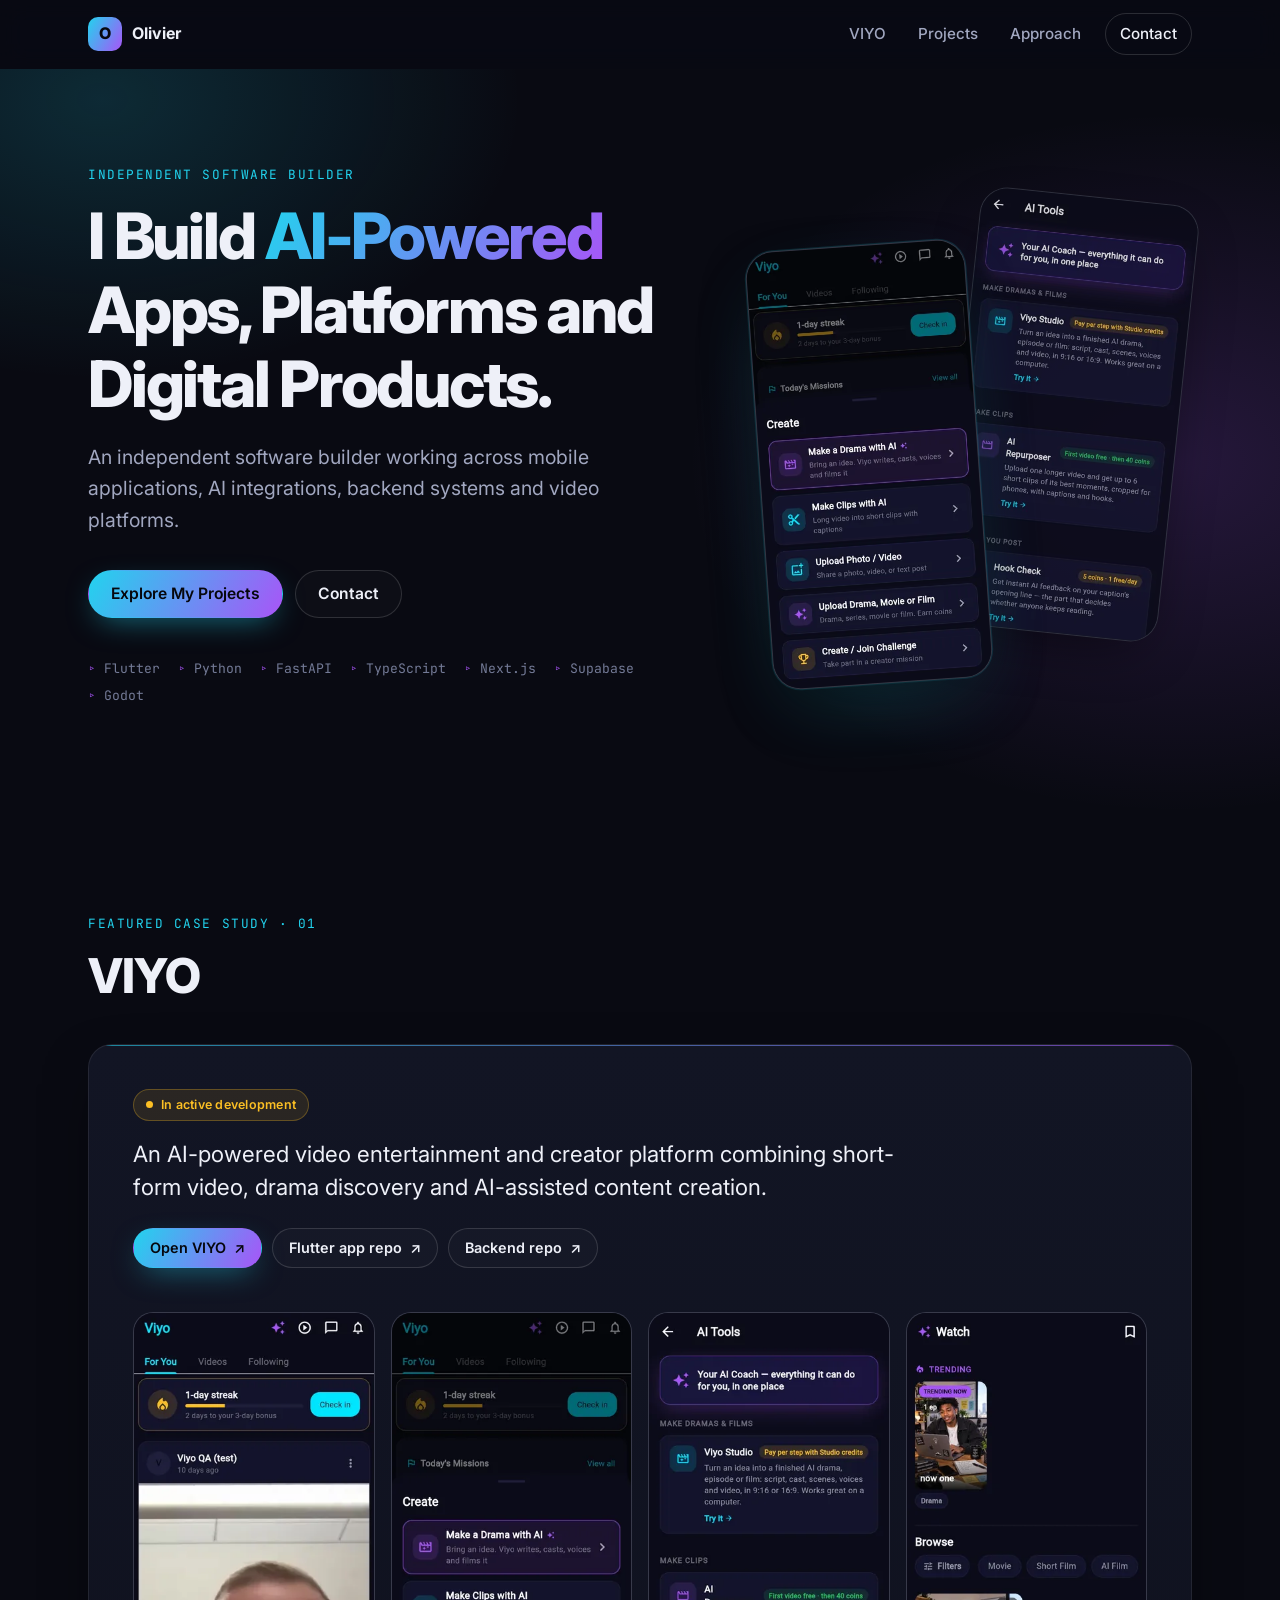
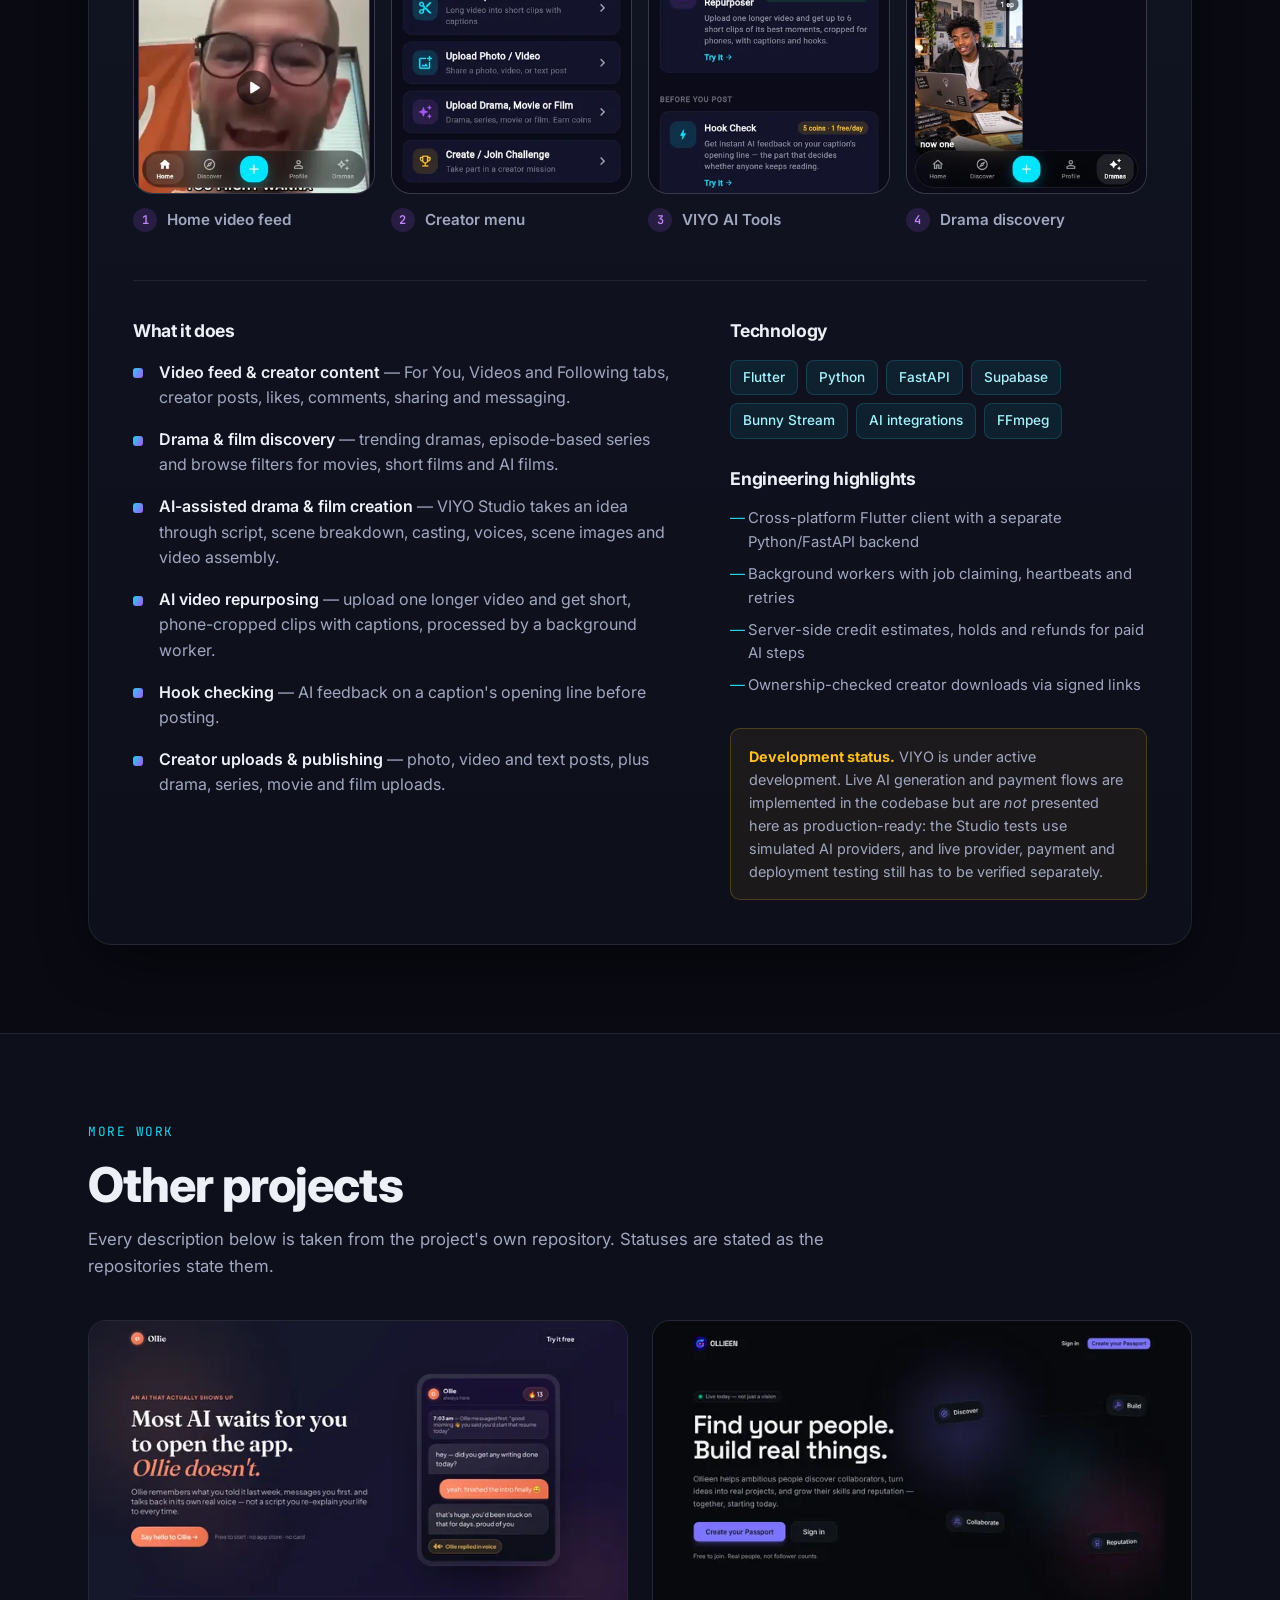
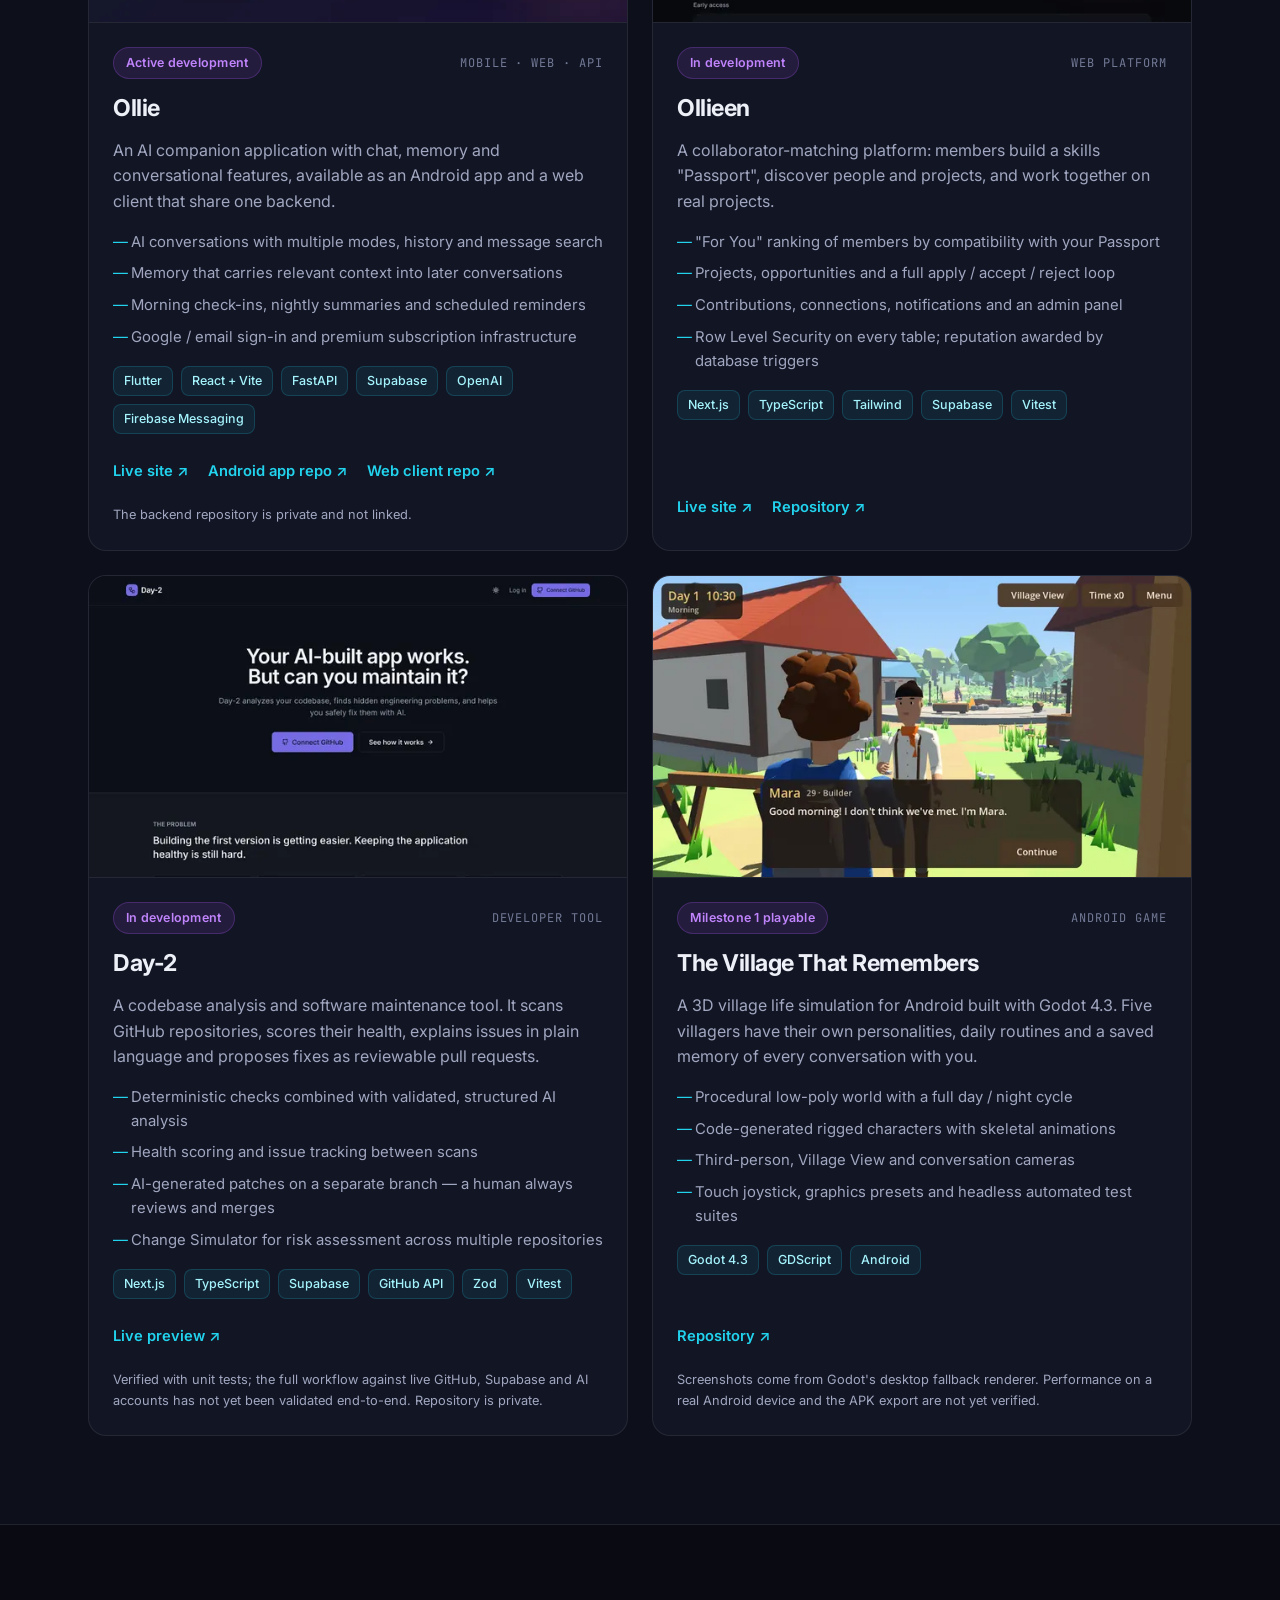
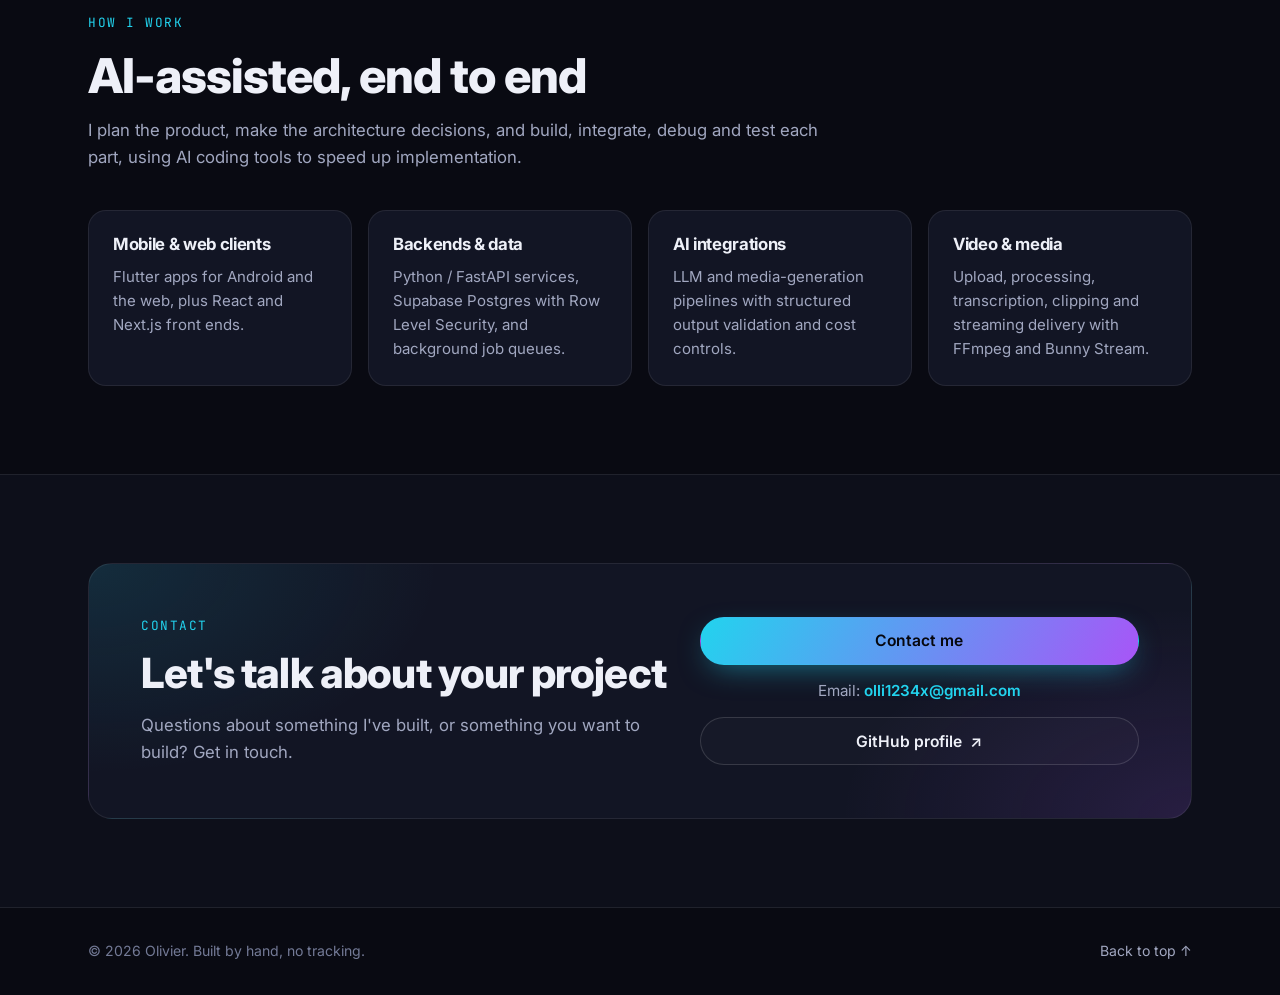
<file: index.html>
<!doctype html>
<html lang="en">
<head>
  <meta charset="utf-8">
  <meta name="viewport" content="width=device-width, initial-scale=1">
  <title>Olivier — AI-Powered Apps, Platforms &amp; Digital Products</title>
  <meta name="description" content="Portfolio of an independent software builder working across mobile applications, AI integrations, backend systems and video platforms. Featured project: VIYO.">
  <meta name="theme-color" content="#090a12">
  <meta name="color-scheme" content="dark">

  <!-- Site URL: https://portfolio-kappa-ebon-cjtxzh45c6.vercel.app/ — if the domain changes, update it in the 4 places below. -->
  <link rel="canonical" href="https://portfolio-kappa-ebon-cjtxzh45c6.vercel.app/">

  <!-- Open Graph / social sharing -->
  <meta property="og:type" content="website">
  <meta property="og:title" content="I Build AI-Powered Apps, Platforms and Digital Products">
  <meta property="og:description" content="Independent software builder — mobile apps, AI integrations, backend systems and video platforms. Featured: VIYO.">
  <meta property="og:url" content="https://portfolio-kappa-ebon-cjtxzh45c6.vercel.app/">
  <meta property="og:image" content="https://portfolio-kappa-ebon-cjtxzh45c6.vercel.app/assets/og-image.png">
  <meta property="og:image:width" content="1200">
  <meta property="og:image:height" content="630">
  <meta property="og:image:alt" content="Portfolio headline beside two real VIYO app screenshots">
  <meta name="twitter:card" content="summary_large_image">
  <meta name="twitter:title" content="I Build AI-Powered Apps, Platforms and Digital Products">
  <meta name="twitter:description" content="Independent software builder — mobile apps, AI integrations, backend systems and video platforms.">
  <meta name="twitter:image" content="https://portfolio-kappa-ebon-cjtxzh45c6.vercel.app/assets/og-image.png">

  <link rel="icon" href="favicon.svg" type="image/svg+xml">
  <link rel="preconnect" href="https://fonts.googleapis.com">
  <link rel="preconnect" href="https://fonts.gstatic.com" crossorigin>
  <link href="https://fonts.googleapis.com/css2?family=Inter:wght@400;500;600;700;800&family=JetBrains+Mono:wght@500&display=swap" rel="stylesheet">
  <link rel="stylesheet" href="styles.css">
  <script>document.documentElement.classList.add("js")</script>
  <script src="main.js" defer></script>
</head>
<body>
  <a class="skip-link" href="#main">Skip to content</a>

  <header class="site-header" id="top">
    <nav class="nav container" aria-label="Primary">
      <a class="brand" href="#top" aria-label="Olivier — back to top">
        <span class="brand-mark" aria-hidden="true">O</span>
        <span class="brand-name">Olivier</span>
      </a>
      <button class="nav-toggle" type="button" aria-expanded="false" aria-controls="nav-menu">
        <span class="sr-only">Menu</span>
        <span class="nav-toggle-bar" aria-hidden="true"></span>
      </button>
      <ul class="nav-menu" id="nav-menu">
        <li><a href="#viyo">VIYO</a></li>
        <li><a href="#projects">Projects</a></li>
        <li><a href="#approach">Approach</a></li>
        <li><a href="#contact" class="nav-cta">Contact</a></li>
      </ul>
    </nav>
  </header>

  <main id="main">
    <!-- ============ HERO ============ -->
    <section class="hero">
      <div class="hero-glow" aria-hidden="true"></div>
      <div class="container hero-inner">
        <div class="hero-copy reveal">
          <p class="eyebrow">Independent software builder</p>
          <h1>I Build <span class="gradient-text">AI-Powered</span> Apps, Platforms and Digital Products.</h1>
          <p class="lead">An independent software builder working across mobile applications, AI integrations, backend systems and video platforms.</p>
          <div class="hero-actions">
            <a class="btn btn-primary" href="#viyo">Explore My Projects</a>
            <a class="btn btn-ghost" href="#contact">Contact</a>
          </div>
          <ul class="stack-list" aria-label="Main technologies">
            <li>Flutter</li><li>Python</li><li>FastAPI</li><li>TypeScript</li><li>Next.js</li><li>Supabase</li><li>Godot</li>
          </ul>
        </div>
        <div class="hero-visual reveal" aria-hidden="true">
          <div class="phone phone-back">
            <img src="assets/img/viyo-ai-tools-360.webp" width="360" height="722" alt="" fetchpriority="high">
          </div>
          <div class="phone phone-front">
            <img src="assets/img/viyo-create-menu-360.webp" width="360" height="722" alt="" fetchpriority="high">
          </div>
        </div>
      </div>
    </section>

    <!-- ============ FEATURED: VIYO ============ -->
    <section class="section" id="viyo" aria-labelledby="viyo-title">
      <div class="container">
        <div class="section-head reveal">
          <p class="eyebrow">Featured case study · 01</p>
          <h2 id="viyo-title">VIYO</h2>
        </div>

        <article class="feature-card reveal">
          <div class="feature-top">
            <div>
              <span class="badge badge-dev"><span class="dot" aria-hidden="true"></span>In active development</span>
              <p class="feature-desc">An AI-powered video entertainment and creator platform combining short-form video, drama discovery and AI-assisted content creation.</p>
            </div>
            <div class="feature-links">
              <a class="btn btn-small btn-primary" href="https://viyo.site/app" target="_blank" rel="noopener">Open VIYO <span aria-hidden="true">↗</span></a>
              <a class="btn btn-small btn-ghost" href="https://github.com/ollie81/Viyo-" target="_blank" rel="noopener">Flutter app repo <span aria-hidden="true">↗</span></a>
              <a class="btn btn-small btn-ghost" href="https://github.com/ollie81/viyo_ai" target="_blank" rel="noopener">Backend repo <span aria-hidden="true">↗</span></a>
            </div>
          </div>

          <div class="gallery" role="list" aria-label="VIYO app screenshots">
            <figure class="shot" role="listitem">
              <img src="assets/img/viyo-feed-360.webp" srcset="assets/img/viyo-feed-360.webp 360w, assets/img/viyo-feed-720.webp 720w" sizes="(max-width: 640px) 70vw, (max-width: 1100px) 24vw, 260px" width="360" height="722" loading="lazy" decoding="async" alt="VIYO home screen: For You feed with a daily streak card, a creator video post and the bottom navigation.">
              <figcaption><span>1</span> Home video feed</figcaption>
            </figure>
            <figure class="shot" role="listitem">
              <img src="assets/img/viyo-create-menu-360.webp" srcset="assets/img/viyo-create-menu-360.webp 360w, assets/img/viyo-create-menu-720.webp 720w" sizes="(max-width: 640px) 70vw, (max-width: 1100px) 24vw, 260px" width="360" height="722" loading="lazy" decoding="async" alt="VIYO Create menu: Make a Drama with AI, Make Clips with AI, Upload Photo or Video, Upload Drama, Movie or Film, and Create or Join Challenge.">
              <figcaption><span>2</span> Creator menu</figcaption>
            </figure>
            <figure class="shot" role="listitem">
              <img src="assets/img/viyo-ai-tools-360.webp" srcset="assets/img/viyo-ai-tools-360.webp 360w, assets/img/viyo-ai-tools-720.webp 720w" sizes="(max-width: 640px) 70vw, (max-width: 1100px) 24vw, 260px" width="360" height="722" loading="lazy" decoding="async" alt="VIYO AI Tools screen listing Viyo Studio, AI Repurposer and Hook Check.">
              <figcaption><span>3</span> VIYO AI Tools</figcaption>
            </figure>
            <figure class="shot" role="listitem">
              <img src="assets/img/viyo-dramas-360.webp" srcset="assets/img/viyo-dramas-360.webp 360w, assets/img/viyo-dramas-720.webp 720w" sizes="(max-width: 640px) 70vw, (max-width: 1100px) 24vw, 260px" width="360" height="722" loading="lazy" decoding="async" alt="VIYO Watch screen with a Trending drama and Browse filters for Movie, Short Film and AI Film.">
              <figcaption><span>4</span> Drama discovery</figcaption>
            </figure>
          </div>

          <div class="feature-body">
            <div>
              <h3>What it does</h3>
              <ul class="feature-list">
                <li><strong>Video feed &amp; creator content</strong> — For You, Videos and Following tabs, creator posts, likes, comments, sharing and messaging.</li>
                <li><strong>Drama &amp; film discovery</strong> — trending dramas, episode-based series and browse filters for movies, short films and AI films.</li>
                <li><strong>AI-assisted drama &amp; film creation</strong> — VIYO Studio takes an idea through script, scene breakdown, casting, voices, scene images and video assembly.</li>
                <li><strong>AI video repurposing</strong> — upload one longer video and get short, phone-cropped clips with captions, processed by a background worker.</li>
                <li><strong>Hook checking</strong> — AI feedback on a caption's opening line before posting.</li>
                <li><strong>Creator uploads &amp; publishing</strong> — photo, video and text posts, plus drama, series, movie and film uploads.</li>
              </ul>
            </div>
            <div class="feature-side">
              <h3>Technology</h3>
              <ul class="tags">
                <li>Flutter</li><li>Python</li><li>FastAPI</li><li>Supabase</li><li>Bunny Stream</li><li>AI integrations</li><li>FFmpeg</li>
              </ul>
              <h3>Engineering highlights</h3>
              <ul class="mini-list">
                <li>Cross-platform Flutter client with a separate Python/FastAPI backend</li>
                <li>Background workers with job claiming, heartbeats and retries</li>
                <li>Server-side credit estimates, holds and refunds for paid AI steps</li>
                <li>Ownership-checked creator downloads via signed links</li>
              </ul>
              <div class="notice" role="note">
                <strong>Development status.</strong> VIYO is under active development. Live AI generation and payment flows are implemented in the codebase but are <em>not</em> presented here as production-ready: the Studio tests use simulated AI providers, and live provider, payment and deployment testing still has to be verified separately.
              </div>
            </div>
          </div>
        </article>
      </div>
    </section>

    <!-- ============ OTHER PROJECTS ============ -->
    <section class="section section-alt" id="projects" aria-labelledby="projects-title">
      <div class="container">
        <div class="section-head reveal">
          <p class="eyebrow">More work</p>
          <h2 id="projects-title">Other projects</h2>
          <p class="section-sub">Every description below is taken from the project's own repository. Statuses are stated as the repositories state them.</p>
        </div>

        <div class="project-grid">
          <!-- Ollie -->
          <article class="project-card reveal">
            <div class="project-cover cover-image">
              <img src="assets/img/ollie-landing-640.webp" srcset="assets/img/ollie-landing-640.webp 640w, assets/img/ollie-landing-1280.webp 1280w" sizes="(max-width: 760px) 92vw, 560px" width="640" height="360" loading="lazy" decoding="async" alt="Ollie web app landing page: the headline 'Most AI waits for you to open the app. Ollie doesn't.' beside an example chat.">
            </div>
            <div class="project-content">
              <div class="project-meta"><span class="badge">Active development</span><span class="kind">Mobile · Web · API</span></div>
              <h3>Ollie</h3>
              <p>An AI companion application with chat, memory and conversational features, available as an Android app and a web client that share one backend.</p>
              <ul class="mini-list">
                <li>AI conversations with multiple modes, history and message search</li>
                <li>Memory that carries relevant context into later conversations</li>
                <li>Morning check-ins, nightly summaries and scheduled reminders</li>
                <li>Google / email sign-in and premium subscription infrastructure</li>
              </ul>
              <ul class="tags tags-sm"><li>Flutter</li><li>React + Vite</li><li>FastAPI</li><li>Supabase</li><li>OpenAI</li><li>Firebase Messaging</li></ul>
              <div class="project-links">
                <a href="https://www.ourollie.space" target="_blank" rel="noopener">Live site <span aria-hidden="true">↗</span></a>
                <a href="https://github.com/ollie81/ollie-flutter" target="_blank" rel="noopener">Android app repo <span aria-hidden="true">↗</span></a>
                <a href="https://github.com/ollie81/Ollie-web" target="_blank" rel="noopener">Web client repo <span aria-hidden="true">↗</span></a>
              </div>
              <p class="fine">The backend repository is private and not linked.</p>
            </div>
          </article>

          <!-- Ollieen -->
          <article class="project-card reveal">
            <div class="project-cover cover-image">
              <img src="assets/img/ollieen-welcome-640.webp" srcset="assets/img/ollieen-welcome-640.webp 640w, assets/img/ollieen-welcome-1280.webp 1280w" sizes="(max-width: 760px) 92vw, 560px" width="640" height="360" loading="lazy" decoding="async" alt="Ollieen welcome page: the headline 'Find your people. Build real things.' with Create your Passport and Sign in buttons.">
            </div>
            <div class="project-content">
              <div class="project-meta"><span class="badge">In development</span><span class="kind">Web platform</span></div>
              <h3>Ollieen</h3>
              <p>A collaborator-matching platform: members build a skills "Passport", discover people and projects, and work together on real projects.</p>
              <ul class="mini-list">
                <li>"For You" ranking of members by compatibility with your Passport</li>
                <li>Projects, opportunities and a full apply / accept / reject loop</li>
                <li>Contributions, connections, notifications and an admin panel</li>
                <li>Row Level Security on every table; reputation awarded by database triggers</li>
              </ul>
              <ul class="tags tags-sm"><li>Next.js</li><li>TypeScript</li><li>Tailwind</li><li>Supabase</li><li>Vitest</li></ul>
              <div class="project-links">
                <a href="https://www.ollieen.com" target="_blank" rel="noopener">Live site <span aria-hidden="true">↗</span></a>
                <a href="https://github.com/ollie81/Evorien" target="_blank" rel="noopener">Repository <span aria-hidden="true">↗</span></a>
              </div>
            </div>
          </article>

          <!-- Day-2 -->
          <article class="project-card reveal">
            <div class="project-cover cover-image">
              <img src="assets/img/day2-landing-640.webp" srcset="assets/img/day2-landing-640.webp 640w, assets/img/day2-landing-1280.webp 1280w" sizes="(max-width: 760px) 92vw, 560px" width="640" height="360" loading="lazy" decoding="async" alt="Day-2 landing page in dark mode: the headline 'Your AI-built app works. But can you maintain it?' with a Connect GitHub button.">
            </div>
            <div class="project-content">
              <div class="project-meta"><span class="badge">In development</span><span class="kind">Developer tool</span></div>
              <h3>Day-2</h3>
              <p>A codebase analysis and software maintenance tool. It scans GitHub repositories, scores their health, explains issues in plain language and proposes fixes as reviewable pull requests.</p>
              <ul class="mini-list">
                <li>Deterministic checks combined with validated, structured AI analysis</li>
                <li>Health scoring and issue tracking between scans</li>
                <li>AI-generated patches on a separate branch — a human always reviews and merges</li>
                <li>Change Simulator for risk assessment across multiple repositories</li>
              </ul>
              <ul class="tags tags-sm"><li>Next.js</li><li>TypeScript</li><li>Supabase</li><li>GitHub API</li><li>Zod</li><li>Vitest</li></ul>
              <div class="project-links">
                <a href="https://day-2-steel-eight.vercel.app" target="_blank" rel="noopener">Live preview <span aria-hidden="true">↗</span></a>
              </div>
              <p class="fine">Verified with unit tests; the full workflow against live GitHub, Supabase and AI accounts has not yet been validated end-to-end. Repository is private.</p>
            </div>
          </article>

          <!-- Village -->
          <article class="project-card reveal">
            <div class="project-cover cover-image">
              <img src="assets/img/village-dialogue-640.webp" srcset="assets/img/village-dialogue-640.webp 640w, assets/img/village-dialogue-1280.webp 1280w" sizes="(max-width: 760px) 92vw, 560px" width="640" height="360" loading="lazy" decoding="async" alt="In-game screenshot: the player meets Mara, a 29-year-old builder, who says 'Good morning! I don't think we've met.'">
            </div>
            <div class="project-content">
              <div class="project-meta"><span class="badge">Milestone 1 playable</span><span class="kind">Android game</span></div>
              <h3>The Village That Remembers</h3>
              <p>A 3D village life simulation for Android built with Godot 4.3. Five villagers have their own personalities, daily routines and a saved memory of every conversation with you.</p>
              <ul class="mini-list">
                <li>Procedural low-poly world with a full day / night cycle</li>
                <li>Code-generated rigged characters with skeletal animations</li>
                <li>Third-person, Village View and conversation cameras</li>
                <li>Touch joystick, graphics presets and headless automated test suites</li>
              </ul>
              <ul class="tags tags-sm"><li>Godot 4.3</li><li>GDScript</li><li>Android</li></ul>
              <div class="project-links">
                <a href="https://github.com/ollie81/THE-VILLAGE-THAT-REMEMBERS" target="_blank" rel="noopener">Repository <span aria-hidden="true">↗</span></a>
              </div>
              <p class="fine">Screenshots come from Godot's desktop fallback renderer. Performance on a real Android device and the APK export are not yet verified.</p>
            </div>
          </article>
        </div>
      </div>
    </section>

    <!-- ============ APPROACH ============ -->
    <section class="section" id="approach" aria-labelledby="approach-title">
      <div class="container">
        <div class="section-head reveal">
          <p class="eyebrow">How I work</p>
          <h2 id="approach-title">AI-assisted, end to end</h2>
          <p class="section-sub">I plan the product, make the architecture decisions, and build, integrate, debug and test each part, using AI coding tools to speed up implementation.</p>
        </div>
        <div class="approach-grid">
          <div class="approach-item reveal">
            <h3>Mobile &amp; web clients</h3>
            <p>Flutter apps for Android and the web, plus React and Next.js front ends.</p>
          </div>
          <div class="approach-item reveal">
            <h3>Backends &amp; data</h3>
            <p>Python / FastAPI services, Supabase Postgres with Row Level Security, and background job queues.</p>
          </div>
          <div class="approach-item reveal">
            <h3>AI integrations</h3>
            <p>LLM and media-generation pipelines with structured output validation and cost controls.</p>
          </div>
          <div class="approach-item reveal">
            <h3>Video &amp; media</h3>
            <p>Upload, processing, transcription, clipping and streaming delivery with FFmpeg and Bunny Stream.</p>
          </div>
        </div>
      </div>
    </section>

    <!-- ============ CONTACT ============ -->
    <section class="section section-alt" id="contact" aria-labelledby="contact-title">
      <div class="container">
        <div class="contact-card reveal">
          <div>
            <p class="eyebrow">Contact</p>
            <h2 id="contact-title">Let's talk about your project</h2>
            <p class="section-sub">Questions about something I've built, or something you want to build? Get in touch.</p>
          </div>
          <div class="contact-actions">
            <a class="btn btn-primary" href="mailto:olli1234x@gmail.com">Contact me</a>
            <p class="contact-email">Email: <a href="mailto:olli1234x@gmail.com">olli1234x@gmail.com</a></p>
            <a class="btn btn-ghost" href="https://github.com/ollie81" target="_blank" rel="noopener">GitHub profile <span aria-hidden="true">↗</span></a>
          </div>
        </div>
      </div>
    </section>
  </main>

  <footer class="site-footer">
    <div class="container footer-inner">
      <p>© <span id="year">2026</span> Olivier. Built by hand, no tracking.</p>
      <a href="#top">Back to top <span aria-hidden="true">↑</span></a>
    </div>
  </footer>
</body>
</html>
</file>
<file: styles.css>
/* ---------- Tokens ---------- */
:root {
  --bg: #090a12;
  --bg-alt: #0d0f1a;
  --surface: #121524;
  --surface-2: #171a2c;
  --border: rgba(255, 255, 255, 0.08);
  --border-strong: rgba(255, 255, 255, 0.14);
  --text: #eef0f8;
  --text-muted: #a1a7c0;
  --text-dim: #737a96;
  --cyan: #22d3ee;
  --purple: #a855f7;
  --purple-soft: #c084fc;
  --amber: #fbbf24;
  --grad: linear-gradient(120deg, var(--cyan), var(--purple));
  --radius: 18px;
  --radius-sm: 10px;
  --shadow: 0 20px 60px -20px rgba(0, 0, 0, 0.7);
  --container: 1160px;
  --font: "Inter", system-ui, -apple-system, "Segoe UI", Roboto, sans-serif;
  --mono: "JetBrains Mono", ui-monospace, SFMono-Regular, Menlo, monospace;
}

*, *::before, *::after { box-sizing: border-box; }
html { scroll-behavior: smooth; -webkit-text-size-adjust: 100%; }
body {
  margin: 0;
  background: var(--bg);
  color: var(--text);
  font-family: var(--font);
  font-size: 16px;
  line-height: 1.6;
  -webkit-font-smoothing: antialiased;
  overflow-x: hidden;
}
img { max-width: 100%; height: auto; display: block; }
a { color: inherit; }
h1, h2, h3 { line-height: 1.15; margin: 0; letter-spacing: -0.02em; }
p { margin: 0; }
ul { margin: 0; padding: 0; }
code { font-family: var(--mono); font-size: 0.85em; color: var(--cyan); }

.container { width: 100%; max-width: var(--container); margin: 0 auto; padding: 0 16px; }
@media (min-width: 640px) { .container { padding: 0 28px; } }

.sr-only {
  position: absolute; width: 1px; height: 1px; padding: 0; margin: -1px;
  overflow: hidden; clip: rect(0, 0, 0, 0); white-space: nowrap; border: 0;
}
.skip-link {
  position: absolute; left: 16px; top: -60px; z-index: 100;
  background: var(--cyan); color: #04131a; padding: 10px 16px; border-radius: 8px;
  font-weight: 600; text-decoration: none; transition: top .2s;
}
.skip-link:focus { top: 12px; }
:focus-visible { outline: 2px solid var(--cyan); outline-offset: 3px; border-radius: 6px; }

/* ---------- Header / nav ---------- */
.site-header {
  position: sticky; top: 0; z-index: 50;
  background: rgba(9, 10, 18, 0.72);
  backdrop-filter: saturate(160%) blur(14px);
  -webkit-backdrop-filter: saturate(160%) blur(14px);
  border-bottom: 1px solid transparent;
  transition: border-color .3s;
}
.site-header.scrolled { border-bottom-color: var(--border); }
.nav { display: flex; align-items: center; justify-content: space-between; height: 68px; }
.brand { display: flex; align-items: center; gap: 10px; text-decoration: none; font-weight: 700; }
.brand-mark {
  width: 34px; height: 34px; border-radius: 10px; display: grid; place-items: center;
  background: var(--grad); color: #07080f; font-weight: 800;
}
.nav-menu { list-style: none; display: flex; align-items: center; gap: 4px; }
.nav-menu a {
  display: block; padding: 8px 14px; border-radius: 999px; text-decoration: none;
  color: var(--text-muted); font-weight: 500; font-size: 0.95rem; transition: color .2s, background .2s;
}
.nav-menu a:hover { color: var(--text); background: rgba(255,255,255,0.05); }
.nav-menu .nav-cta { color: var(--text); border: 1px solid var(--border-strong); margin-left: 6px; }
.nav-toggle { display: none; }

@media (max-width: 760px) {
  .nav-toggle {
    display: grid; place-items: center; width: 44px; height: 44px; border-radius: 12px;
    background: transparent; border: 1px solid var(--border-strong); cursor: pointer;
  }
  .nav-toggle-bar, .nav-toggle-bar::before, .nav-toggle-bar::after {
    display: block; width: 18px; height: 2px; background: var(--text); border-radius: 2px;
    position: relative; transition: transform .25s, background .25s;
  }
  .nav-toggle-bar::before, .nav-toggle-bar::after { content: ""; position: absolute; left: 0; }
  .nav-toggle-bar::before { top: -6px; }
  .nav-toggle-bar::after { top: 6px; }
  .nav-toggle[aria-expanded="true"] .nav-toggle-bar { background: transparent; }
  .nav-toggle[aria-expanded="true"] .nav-toggle-bar::before { transform: translateY(6px) rotate(45deg); }
  .nav-toggle[aria-expanded="true"] .nav-toggle-bar::after { transform: translateY(-6px) rotate(-45deg); }

  .nav-menu {
    position: absolute; top: 68px; left: 0; right: 0; flex-direction: column; align-items: stretch;
    gap: 2px; padding: 12px 16px 20px; background: rgba(9,10,18,0.97);
    border-bottom: 1px solid var(--border); display: none;
  }
  .nav-menu.open { display: flex; }
  .nav-menu a { padding: 14px 12px; border-radius: 10px; font-size: 1.05rem; }
  .nav-menu .nav-cta { margin: 6px 0 0; text-align: center; }
}

/* ---------- Buttons / badges / tags ---------- */
.btn {
  display: inline-flex; align-items: center; justify-content: center; gap: 8px;
  min-height: 48px; padding: 0 22px; border-radius: 999px; font-weight: 600; font-size: 0.98rem;
  text-decoration: none; border: 1px solid transparent; transition: transform .2s, box-shadow .2s, background .2s, border-color .2s;
}
.btn-primary { background: var(--grad); color: #06070d; box-shadow: 0 10px 30px -10px rgba(34, 211, 238, 0.55); }
.btn-primary:hover { transform: translateY(-2px); box-shadow: 0 16px 36px -12px rgba(168, 85, 247, 0.6); }
.btn-ghost { border-color: var(--border-strong); color: var(--text); background: rgba(255,255,255,0.02); }
.btn-ghost:hover { border-color: var(--cyan); background: rgba(34, 211, 238, 0.06); }
.btn-small { min-height: 40px; padding: 0 16px; font-size: 0.9rem; }

.badge {
  display: inline-flex; align-items: center; gap: 8px; padding: 5px 12px; border-radius: 999px;
  font-size: 0.78rem; font-weight: 600; letter-spacing: 0.02em;
  background: rgba(168, 85, 247, 0.12); color: var(--purple-soft); border: 1px solid rgba(168, 85, 247, 0.25);
}
.badge-dev { background: rgba(251, 191, 36, 0.1); color: var(--amber); border-color: rgba(251, 191, 36, 0.28); }
.badge .dot { width: 7px; height: 7px; border-radius: 50%; background: currentColor; animation: pulse 2s infinite; }
@keyframes pulse { 0%, 100% { opacity: 1; } 50% { opacity: 0.35; } }

.tags { list-style: none; display: flex; flex-wrap: wrap; gap: 8px; }
.tags li {
  padding: 6px 12px; border-radius: 8px; font-size: 0.85rem; font-weight: 500;
  background: rgba(34, 211, 238, 0.08); color: #a5f3fc; border: 1px solid rgba(34, 211, 238, 0.18);
}
.tags-sm li { padding: 4px 10px; font-size: 0.78rem; }

.eyebrow {
  font-family: var(--mono); font-size: 0.8rem; letter-spacing: 0.12em; text-transform: uppercase;
  color: var(--cyan); margin-bottom: 14px;
}
.gradient-text { background: var(--grad); -webkit-background-clip: text; background-clip: text; color: transparent; }

/* ---------- Hero ---------- */
.hero { position: relative; overflow: hidden; padding: 72px 0 88px; }
.hero-glow {
  position: absolute; inset: -20% -10% auto; height: 120%; pointer-events: none;
  background:
    radial-gradient(600px 400px at 15% 20%, rgba(34, 211, 238, 0.16), transparent 70%),
    radial-gradient(700px 500px at 85% 60%, rgba(168, 85, 247, 0.18), transparent 70%);
}
.hero-inner { position: relative; display: grid; gap: 56px; align-items: center; }
@media (min-width: 960px) { .hero-inner { grid-template-columns: 1.15fr 0.85fr; } .hero { padding: 96px 0 120px; } }
.hero h1 { font-size: clamp(2.3rem, 6vw, 4rem); font-weight: 800; letter-spacing: -0.035em; }
.lead { margin-top: 22px; font-size: clamp(1.05rem, 2vw, 1.22rem); color: var(--text-muted); max-width: 36em; }
.hero-actions { display: flex; flex-wrap: wrap; gap: 12px; margin-top: 34px; }
.stack-list { list-style: none; display: flex; flex-wrap: wrap; gap: 6px 18px; margin-top: 40px; color: var(--text-dim); font-family: var(--mono); font-size: 0.82rem; }
.stack-list li::before { content: "▹ "; color: var(--purple); }

.hero-visual { position: relative; height: 480px; max-width: 420px; margin: 0 auto; width: 100%; }
.phone {
  position: absolute; width: 220px; border-radius: 28px; overflow: hidden;
  border: 1px solid var(--border-strong); box-shadow: var(--shadow); background: var(--surface);
}
.phone-back { right: 0; top: 0; transform: rotate(6deg); opacity: 0.85; }
.phone-front { left: 0; top: 50px; transform: rotate(-4deg); box-shadow: var(--shadow), 0 0 0 1px rgba(34,211,238,0.15), 0 30px 80px -30px rgba(34,211,238,0.35); }
@media (max-width: 420px) { .hero-visual { height: 400px; } .phone { width: 180px; } }
@media (prefers-reduced-motion: no-preference) {
  .phone-front { animation: float 7s ease-in-out infinite; }
  .phone-back { animation: float2 8s ease-in-out infinite; }
}
@keyframes float { 0%,100% { transform: rotate(-4deg) translateY(0); } 50% { transform: rotate(-4deg) translateY(-10px); } }
@keyframes float2 { 0%,100% { transform: rotate(6deg) translateY(0); } 50% { transform: rotate(6deg) translateY(8px); } }

/* ---------- Sections ---------- */
.section { padding: 88px 0; }
.section-alt { background: var(--bg-alt); border-top: 1px solid var(--border); border-bottom: 1px solid var(--border); }
.section-head { margin-bottom: 40px; max-width: 760px; }
.section-head h2 { font-size: clamp(2rem, 4.5vw, 3rem); font-weight: 800; }
.section-sub { margin-top: 14px; color: var(--text-muted); font-size: 1.05rem; }

/* ---------- Feature card (VIYO) ---------- */
.feature-card {
  background: linear-gradient(180deg, var(--surface), var(--bg-alt));
  border: 1px solid var(--border); border-radius: 24px; padding: 28px 20px;
  box-shadow: var(--shadow); position: relative; overflow: hidden;
}
.feature-card::before {
  content: ""; position: absolute; inset: 0 0 auto; height: 1px; background: var(--grad); opacity: 0.6;
}
@media (min-width: 760px) { .feature-card { padding: 44px; } }
.feature-top { display: flex; flex-wrap: wrap; justify-content: space-between; gap: 24px; align-items: flex-start; }
.feature-desc { margin-top: 16px; font-size: clamp(1.1rem, 2.2vw, 1.4rem); max-width: 34em; line-height: 1.5; }
.feature-links { display: flex; flex-wrap: wrap; gap: 10px; }

.gallery {
  margin: 40px -20px 0; padding: 4px 20px 16px;
  display: grid; grid-auto-flow: column; grid-auto-columns: 68%; gap: 16px;
  overflow-x: auto; scroll-snap-type: x mandatory; scrollbar-width: thin;
}
@media (min-width: 640px) { .gallery { grid-auto-columns: 40%; } }
@media (min-width: 900px) {
  .gallery { margin: 44px 0 0; padding: 0; grid-auto-flow: row; grid-template-columns: repeat(4, 1fr); overflow: visible; }
}
.shot { margin: 0; scroll-snap-align: center; }
.shot img {
  width: 100%; border-radius: 20px; border: 1px solid var(--border-strong); background: var(--surface-2);
  transition: transform .35s ease, box-shadow .35s ease;
}
.shot:hover img { transform: translateY(-6px); box-shadow: 0 24px 50px -20px rgba(34, 211, 238, 0.35); }
.shot figcaption { display: flex; align-items: center; gap: 10px; margin-top: 14px; font-weight: 600; font-size: 0.95rem; color: var(--text-muted); }
.shot figcaption span {
  width: 24px; height: 24px; border-radius: 50%; display: grid; place-items: center; font-size: 0.75rem;
  background: rgba(168, 85, 247, 0.16); color: var(--purple-soft); font-family: var(--mono);
}

.feature-body { display: grid; gap: 40px; margin-top: 48px; padding-top: 40px; border-top: 1px solid var(--border); }
@media (min-width: 900px) { .feature-body { grid-template-columns: 1.3fr 1fr; gap: 56px; } }
.feature-body h3 { font-size: 1.1rem; margin-bottom: 18px; }
.feature-side h3:not(:first-child) { margin-top: 30px; }
.feature-list { list-style: none; display: grid; gap: 16px; }
.feature-list li { position: relative; padding-left: 26px; color: var(--text-muted); }
.feature-list li::before {
  content: ""; position: absolute; left: 0; top: 0.55em; width: 10px; height: 10px; border-radius: 3px;
  background: var(--grad);
}
.feature-list strong { color: var(--text); font-weight: 600; }

.mini-list { list-style: none; display: grid; gap: 8px; color: var(--text-muted); font-size: 0.93rem; }
.mini-list li { position: relative; padding-left: 18px; }
.mini-list li::before { content: "—"; position: absolute; left: 0; color: var(--cyan); }

.notice {
  margin-top: 30px; padding: 16px 18px; border-radius: var(--radius-sm); font-size: 0.9rem; color: var(--text-muted);
  background: rgba(251, 191, 36, 0.06); border: 1px solid rgba(251, 191, 36, 0.22);
}
.notice strong { color: var(--amber); }

/* ---------- Project grid ---------- */
.project-grid { display: grid; gap: 24px; }
@media (min-width: 760px) { .project-grid { grid-template-columns: repeat(2, 1fr); } }
.project-card {
  display: flex; flex-direction: column; background: var(--surface); border: 1px solid var(--border);
  border-radius: var(--radius); overflow: hidden; transition: transform .3s ease, border-color .3s ease;
}
.project-card:hover { transform: translateY(-4px); border-color: rgba(34, 211, 238, 0.3); }
.project-content { padding: 24px; display: flex; flex-direction: column; gap: 16px; flex: 1; }
.project-content h3 { font-size: 1.45rem; }
.project-content > p { color: var(--text-muted); }
.project-meta { display: flex; flex-wrap: wrap; align-items: center; justify-content: space-between; gap: 8px; }
.kind { font-family: var(--mono); font-size: 0.75rem; color: var(--text-dim); text-transform: uppercase; letter-spacing: 0.08em; }
.project-links { display: flex; flex-wrap: wrap; gap: 8px 20px; margin-top: auto; padding-top: 4px; }
.project-links a { color: var(--cyan); text-decoration: none; font-weight: 600; font-size: 0.92rem; padding: 6px 0; }
.project-links a:hover { text-decoration: underline; text-underline-offset: 4px; }
.fine { font-size: 0.8rem; color: var(--text-dim); }

/* Covers: real screenshots */
.project-cover { aspect-ratio: 16 / 9; position: relative; overflow: hidden; border-bottom: 1px solid var(--border); }
.cover-image img { width: 100%; height: 100%; object-fit: cover; }

/* ---------- Approach ---------- */
.approach-grid { display: grid; gap: 16px; }
@media (min-width: 640px) { .approach-grid { grid-template-columns: repeat(2, 1fr); } }
@media (min-width: 1000px) { .approach-grid { grid-template-columns: repeat(4, 1fr); } }
.approach-item { padding: 24px; border-radius: var(--radius); background: var(--surface); border: 1px solid var(--border); }
.approach-item h3 { font-size: 1.05rem; margin-bottom: 10px; }
.approach-item p { color: var(--text-muted); font-size: 0.94rem; }

/* ---------- Contact ---------- */
.contact-card {
  display: grid; gap: 32px; align-items: center; padding: 32px 22px; border-radius: 24px;
  background: radial-gradient(500px 300px at 0% 0%, rgba(34,211,238,0.12), transparent 70%), radial-gradient(500px 300px at 100% 100%, rgba(168,85,247,0.14), transparent 70%), var(--surface);
  border: 1px solid var(--border);
}
@media (min-width: 900px) { .contact-card { grid-template-columns: 1.2fr 1fr; padding: 52px; } }
.contact-card h2 { font-size: clamp(1.8rem, 4vw, 2.6rem); font-weight: 800; }
.contact-actions { display: grid; gap: 14px; }
.contact-email { text-align: center; color: var(--text-muted); font-size: 0.95rem; overflow-wrap: anywhere; }
.contact-email a { color: var(--cyan); font-weight: 600; text-decoration: none; }
.contact-email a:hover { text-decoration: underline; text-underline-offset: 4px; }
.placeholder {
  display: grid; gap: 6px; padding: 18px; border-radius: 14px; border: 2px dashed rgba(34, 211, 238, 0.45);
  background: rgba(34, 211, 238, 0.05); font-size: 0.92rem; color: var(--text-muted);
}
.placeholder strong { color: var(--text); }

/* ---------- Footer ---------- */
.site-footer { padding: 32px 0; color: var(--text-dim); font-size: 0.88rem; }
.footer-inner { display: flex; flex-wrap: wrap; justify-content: space-between; gap: 12px; }
.site-footer a { text-decoration: none; color: var(--text-muted); }
.site-footer a:hover { color: var(--cyan); }

/* ---------- Reveal animation (progressive enhancement) ---------- */
.js .reveal { opacity: 0; transform: translateY(18px); transition: opacity .7s ease, transform .7s ease; }
.js .reveal.visible { opacity: 1; transform: none; }
@media (prefers-reduced-motion: reduce) {
  html { scroll-behavior: auto; }
  .js .reveal { opacity: 1; transform: none; transition: none; }
  *, *::before, *::after { animation: none !important; transition: none !important; }
}

/* Anchor targets clear the sticky header */
section[id] { scroll-margin-top: 68px; }
@media (max-width: 640px) { .hero { padding: 44px 0 64px; } .section { padding: 64px 0; } }
</file>
